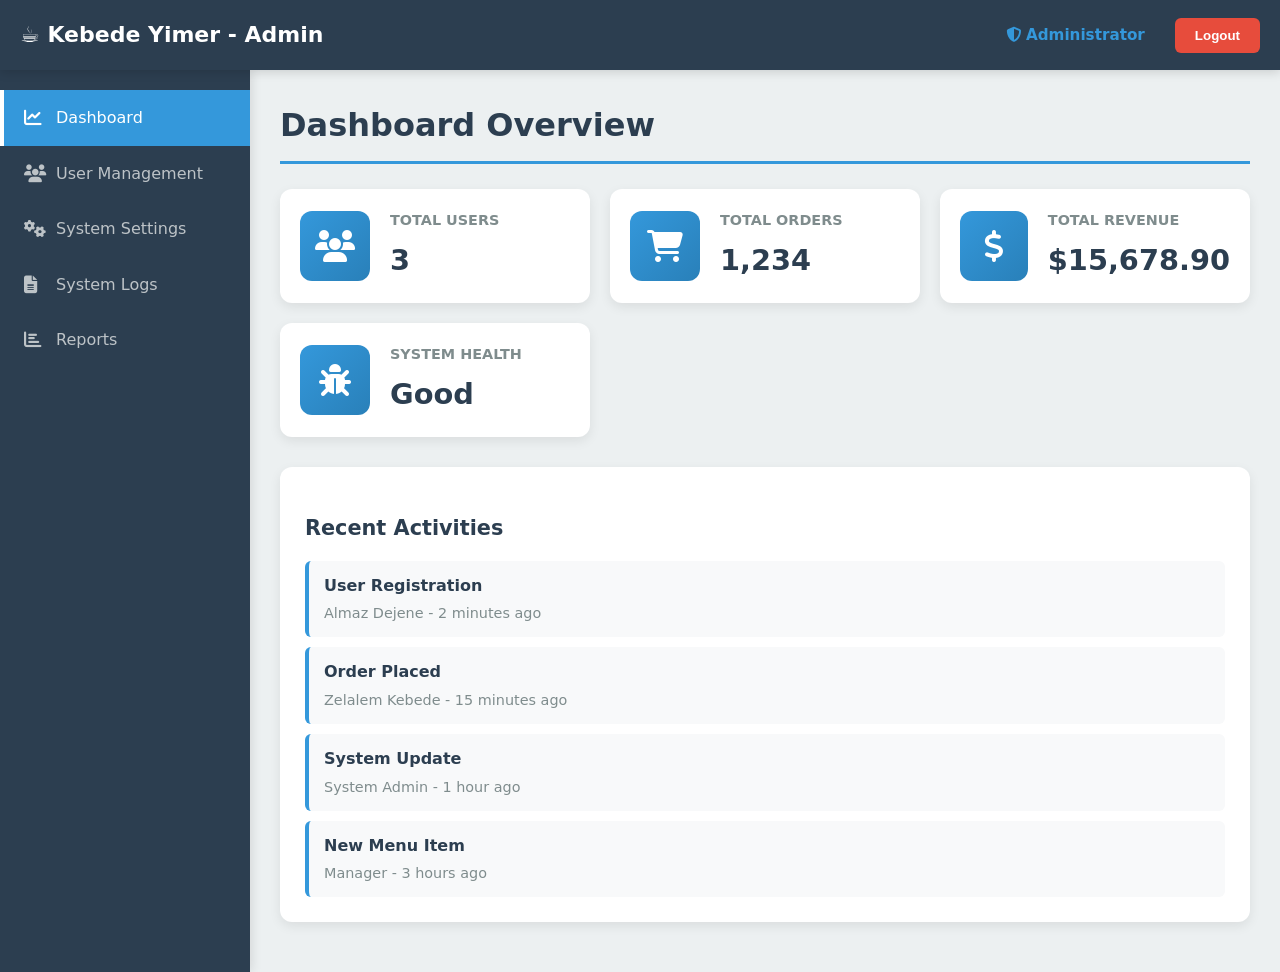
<file: DigitalCafe/frontend/admin.html>
<!DOCTYPE html>
<html lang="en">
<head>
    <meta charset="UTF-8">
    <meta name="viewport" content="width=device-width, initial-scale=1.0">
    <title>Admin Dashboard • Kebede Yimer Digital Café</title>
    <link rel="stylesheet" href="css/styles.css">
    <link rel="stylesheet" href="css/admin-manager.css">
    <link rel="stylesheet" href="https://cdnjs.cloudflare.com/ajax/libs/font-awesome/6.5.1/css/all.min.css">
</head>
<body>

    <!-- Admin Navbar -->
    <nav class="admin-navbar">
        <div class="admin-nav-container">
            <a href="index.html" class="logo">☕ Kebede Yimer - Admin</a>
            <div class="admin-nav-actions">
                <span class="admin-role"><i class="fas fa-shield-alt"></i> Administrator</span>
                <button onclick="logout()" class="logout-btn">Logout</button>
            </div>
        </div>
    </nav>

    <!-- Admin Layout -->
    <div class="admin-layout">
        <!-- Sidebar -->
        <aside class="admin-sidebar">
            <ul class="admin-menu">
                <li><a href="#" onclick="showAdminTab('dashboard')" class="admin-menu-item active" data-tab="dashboard"><i class="fas fa-chart-line"></i> Dashboard</a></li>
                <li><a href="#" onclick="showAdminTab('users')" class="admin-menu-item" data-tab="users"><i class="fas fa-users"></i> User Management</a></li>
                <li><a href="#" onclick="showAdminTab('system')" class="admin-menu-item" data-tab="system"><i class="fas fa-cogs"></i> System Settings</a></li>
                <li><a href="#" onclick="showAdminTab('logs')" class="admin-menu-item" data-tab="logs"><i class="fas fa-file-alt"></i> System Logs</a></li>
                <li><a href="#" onclick="showAdminTab('reports')" class="admin-menu-item" data-tab="reports"><i class="fas fa-bar-chart"></i> Reports</a></li>
            </ul>
        </aside>

        <!-- Main Content -->
        <main class="admin-main">

            <!-- Dashboard Tab -->
            <div id="dashboard" class="admin-tab active">
                <h2>Dashboard Overview</h2>
                <div class="stats-grid">
                    <div class="stat-card">
                        <div class="stat-icon"><i class="fas fa-users"></i></div>
                        <div class="stat-content">
                            <h4>Total Users</h4>
                            <p class="stat-number" id="total-users">0</p>
                        </div>
                    </div>
                    <div class="stat-card">
                        <div class="stat-icon"><i class="fas fa-shopping-cart"></i></div>
                        <div class="stat-content">
                            <h4>Total Orders</h4>
                            <p class="stat-number" id="total-orders">0</p>
                        </div>
                    </div>
                    <div class="stat-card">
                        <div class="stat-icon"><i class="fas fa-dollar-sign"></i></div>
                        <div class="stat-content">
                            <h4>Total Revenue</h4>
                            <p class="stat-number" id="total-revenue">$0.00</p>
                        </div>
                    </div>
                    <div class="stat-card">
                        <div class="stat-icon"><i class="fas fa-bug"></i></div>
                        <div class="stat-content">
                            <h4>System Health</h4>
                            <p class="stat-number" id="system-health">Good</p>
                        </div>
                    </div>
                </div>

                <div class="dashboard-section">
                    <h3>Recent Activities</h3>
                    <div id="recent-activities" class="activity-list">
                        <p>No recent activities</p>
                    </div>
                </div>
            </div>

            <!-- User Management Tab -->
            <div id="users" class="admin-tab">
                <h2>User Management</h2>
                
                <div class="management-controls">
                    <input type="text" id="user-search" placeholder="Search users by email or name..." class="search-box">
                    <button onclick="addNewUser()" class="action-btn"><i class="fas fa-user-plus"></i> Add User</button>
                </div>

                <table class="data-table">
                    <thead>
                        <tr>
                            <th>ID</th>
                            <th>Name</th>
                            <th>Email</th>
                            <th>Phone</th>
                            <th>Location</th>
                            <th>Role</th>
                            <th>Joined</th>
                            <th>Actions</th>
                        </tr>
                    </thead>
                    <tbody id="users-table-body">
                        <tr><td colspan="8" style="text-align:center;color:#999;">No users found</td></tr>
                    </tbody>
                </table>
            </div>

            <!-- System Settings Tab -->
            <div id="system" class="admin-tab">
                <h2>System Settings</h2>
                
                <form id="system-settings-form" class="settings-form">
                    <div class="settings-group">
                        <h3>General Settings</h3>
                        <div class="form-group">
                            <label>Café Name</label>
                            <input type="text" id="cafe-name" value="Kebede Yimer Digital Café" required>
                        </div>
                        <div class="form-group">
                            <label>Email</label>
                            <input type="email" id="cafe-email" value="info@kebedeyimer.com" required>
                        </div>
                        <div class="form-group">
                            <label>Phone</label>
                            <input type="tel" id="cafe-phone" value="+251912345678" required>
                        </div>
                    </div>

                    <div class="settings-group">
                        <h3>Operational Settings</h3>
                        <div class="form-group">
                            <label>Opening Time</label>
                            <input type="time" id="opening-time" value="06:00" required>
                        </div>
                        <div class="form-group">
                            <label>Closing Time</label>
                            <input type="time" id="closing-time" value="22:00" required>
                        </div>
                        <div class="form-group">
                            <label>
                                <input type="checkbox" id="maintenance-mode" checked> Maintenance Mode
                            </label>
                        </div>
                    </div>

                    <div class="settings-group">
                        <h3>Security Settings</h3>
                        <div class="form-group">
                            <label>Admin Email</label>
                            <input type="email" id="admin-email" value="admin@kebedeyimer.com" required>
                        </div>
                        <div class="form-group">
                            <label>
                                <input type="checkbox" id="two-factor-auth" checked> Enable Two-Factor Authentication
                            </label>
                        </div>
                    </div>

                    <button type="submit" class="action-btn" style="background:#27ae60;"><i class="fas fa-save"></i> Save Settings</button>
                </form>
            </div>

            <!-- System Logs Tab -->
            <div id="logs" class="admin-tab">
                <h2>System Logs</h2>
                
                <div class="management-controls">
                    <select id="log-filter" onchange="filterLogs()" class="filter-select">
                        <option value="all">All Logs</option>
                        <option value="error">Errors</option>
                        <option value="warning">Warnings</option>
                        <option value="info">Info</option>
                    </select>
                    <button onclick="clearLogs()" class="action-btn" style="background:#e74c3c;"><i class="fas fa-trash"></i> Clear Logs</button>
                </div>

                <div class="logs-container">
                    <div id="logs-list" class="logs-list">
                        <p>No logs available</p>
                    </div>
                </div>
            </div>

            <!-- Reports Tab -->
            <div id="reports" class="admin-tab">
                <h2>System Reports</h2>
                
                <div class="reports-grid">
                    <div class="report-card">
                        <h3><i class="fas fa-chart-pie"></i> User Distribution</h3>
                        <div id="user-report" class="report-content">
                            <p>Active Users: <strong id="active-users">0</strong></p>
                            <p>Inactive Users: <strong id="inactive-users">0</strong></p>
                            <p>Premium Users: <strong id="premium-users">0</strong></p>
                        </div>
                    </div>

                    <div class="report-card">
                        <h3><i class="fas fa-shopping-cart"></i> Order Statistics</h3>
                        <div id="order-report" class="report-content">
                            <p>Today's Orders: <strong id="today-orders">0</strong></p>
                            <p>This Week: <strong id="week-orders">0</strong></p>
                            <p>This Month: <strong id="month-orders">0</strong></p>
                        </div>
                    </div>

                    <div class="report-card">
                        <h3><i class="fas fa-server"></i> Server Status</h3>
                        <div id="server-report" class="report-content">
                            <p>Uptime: <strong id="uptime">99.9%</strong></p>
                            <p>CPU Usage: <strong id="cpu-usage">45%</strong></p>
                            <p>Memory: <strong id="memory-usage">62%</strong></p>
                        </div>
                    </div>

                    <div class="report-card">
                        <h3><i class="fas fa-network-wired"></i> API Status</h3>
                        <div id="api-report" class="report-content">
                            <p>API Response: <strong id="api-response">120ms</strong></p>
                            <p>Requests Today: <strong id="requests-today">5,234</strong></p>
                            <p>Error Rate: <strong id="error-rate">0.2%</strong></p>
                        </div>
                    </div>
                </div>

                <div class="export-section">
                    <button onclick="exportReport('pdf')" class="action-btn"><i class="fas fa-file-pdf"></i> Export as PDF</button>
                    <button onclick="exportReport('csv')" class="action-btn"><i class="fas fa-file-csv"></i> Export as CSV</button>
                </div>
            </div>

        </main>
    </div>

    <script src="js/admin.js"></script>
</body>
</html>
</file>
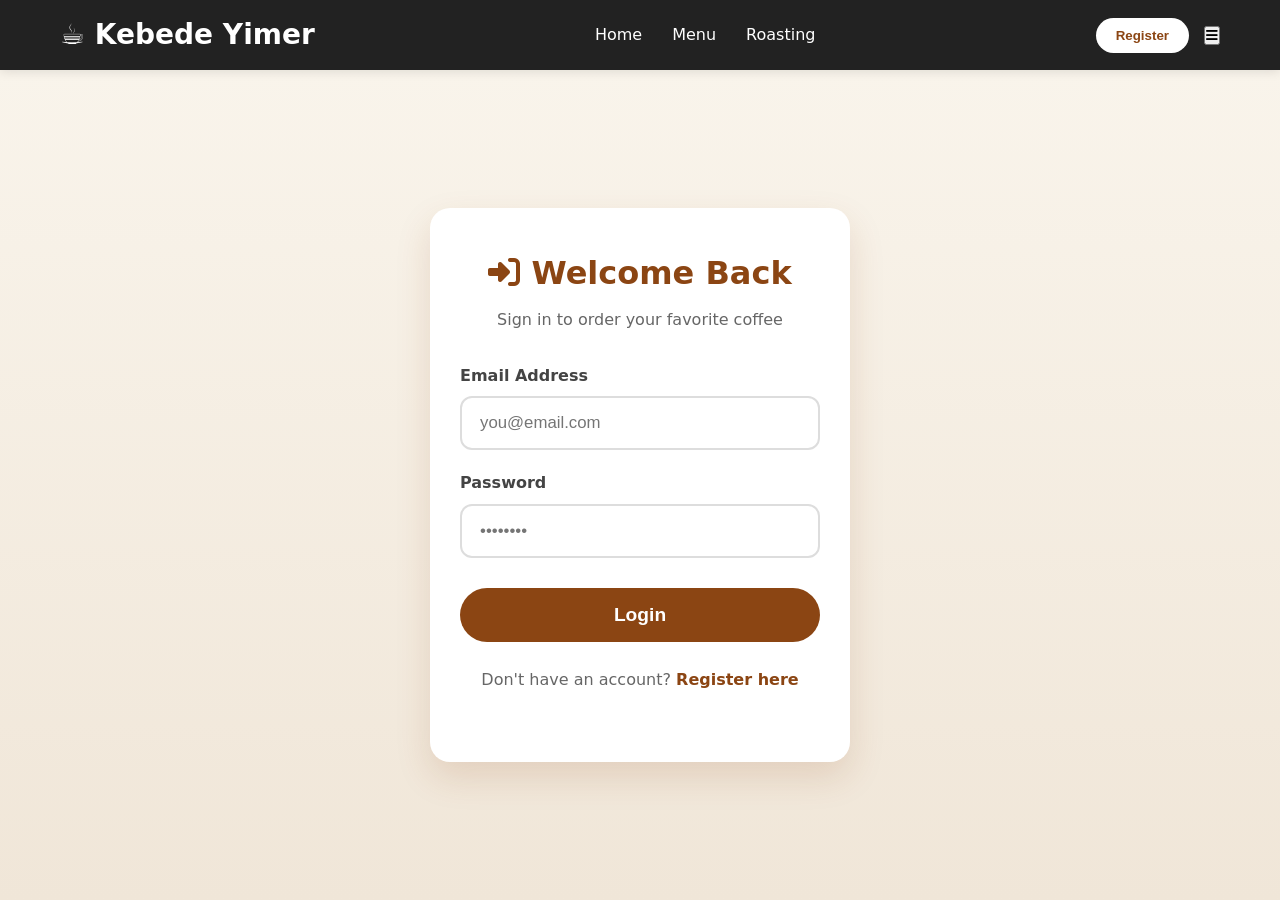
<file: DigitalCafe/frontend/login.html>
<!DOCTYPE html>
<html lang="en">
<head>
    <meta charset="UTF-8">
    <meta name="viewport" content="width=device-width, initial-scale=1.0">
    <title>Login • Kebede Yimer Digital Café</title>
    <link rel="stylesheet" href="css/styles.css">
    <link rel="stylesheet" href="https://cdnjs.cloudflare.com/ajax/libs/font-awesome/6.5.1/css/all.min.css">
</head>
<body>

    <!-- Navbar (same as index) -->
    <nav class="navbar">
        <div class="nav-container">
            <a href="index.html" class="logo">☕ Kebede Yimer</a>
            <ul class="nav-links">
                <li><a href="index.html">Home</a></li>
                <li><a href="index.html#menu">Menu</a></li>
                <li><a href="index.html#roasting">Roasting</a></li>
            </ul>
            <div class="nav-actions">
                <button onclick="location.href='register.html'" class="register-btn">Register</button>
                <button onclick="toggleMobileMenu()" class="hamburger"><i class="fas fa-bars"></i></button>
            </div>
        </div>
        <ul id="mobile-menu" class="mobile-menu">
            <li><a href="index.html" onclick="toggleMobileMenu()">Home</a></li>
            <li><a href="index.html#menu" onclick="toggleMobileMenu()">Menu</a></li>
            <li><a href="index.html#roasting" onclick="toggleMobileMenu()">Roasting</a></li>
        </ul>
    </nav>

    <!-- Login Form -->
    <section class="auth-section">
        <div class="auth-container">
            <div class="auth-box">
                <h2><i class="fas fa-sign-in-alt"></i> Welcome Back</h2>
                <p>Sign in to order your favorite coffee</p>

                <form id="login-form" onsubmit="handleLogin(event)">
                    <div id="login-error" class="form-error" aria-live="polite"></div>
                    <div class="form-group">
                        <label>Email Address</label>
                        <input type="email" id="login-email" placeholder="you@email.com" required>
                    </div>

                    <div class="form-group">
                        <label>Password</label>
                        <input type="password" id="login-password" placeholder="••••••••" required>
                    </div>

                    <button type="submit" class="auth-btn">Login</button>
                </form>

                <p class="auth-switch">
                    Don't have an account? 
                    <a href="register.html">Register here</a>
                </p>
            </div>
        </div>
    </section>

    <script>
        

        function showLoginError(message) {
            const errorBox = document.getElementById('login-error');
            errorBox.textContent = message;
            errorBox.style.display = 'block';
        }

        function clearLoginError() {
            const errorBox = document.getElementById('login-error');
            errorBox.textContent = '';
            errorBox.style.display = 'none';
        }

        function isValidEmail(email) {
            return /^[^\s@]+@[^\s@]+\.[^\s@]+$/.test(email);
        }

        async function handleLogin(e) {
            e.preventDefault();
            clearLoginError();

            const email = document.getElementById('login-email').value.trim();
            const password = document.getElementById('login-password').value;

            if (!isValidEmail(email)) {
                showLoginError('Please enter a valid email address.');
                document.getElementById('login-email').focus();
                return;
            }

            if (!password || password.length < 8) {
                showLoginError('Please enter a password with at least 8 characters.');
                document.getElementById('login-password').focus();
                return;
            }

            try {
                const response = await postJson('/api/login', { email, password });
                const result = await response.json();

                if (!response.ok) {
                    showLoginError(result.message || 'Unable to login.');
                    return;
                }

                localStorage.setItem('loggedInUser', email);
                alert(`✅ Login Successful!\n\nWelcome back!\nYou are now logged in as ${email}`);
                e.target.reset();

                setTimeout(() => {
                    window.location.href = 'index.html';
                }, 800);
            } catch (error) {
                showLoginError('Unable to connect to the server. Please try again later.');
            }
        }

        // Mobile menu
        function toggleMobileMenu() {
            const menu = document.getElementById('mobile-menu');
            menu.style.display = menu.style.display === 'flex' ? 'none' : 'flex';
        }
    </script>
</body>
</html>
</file>
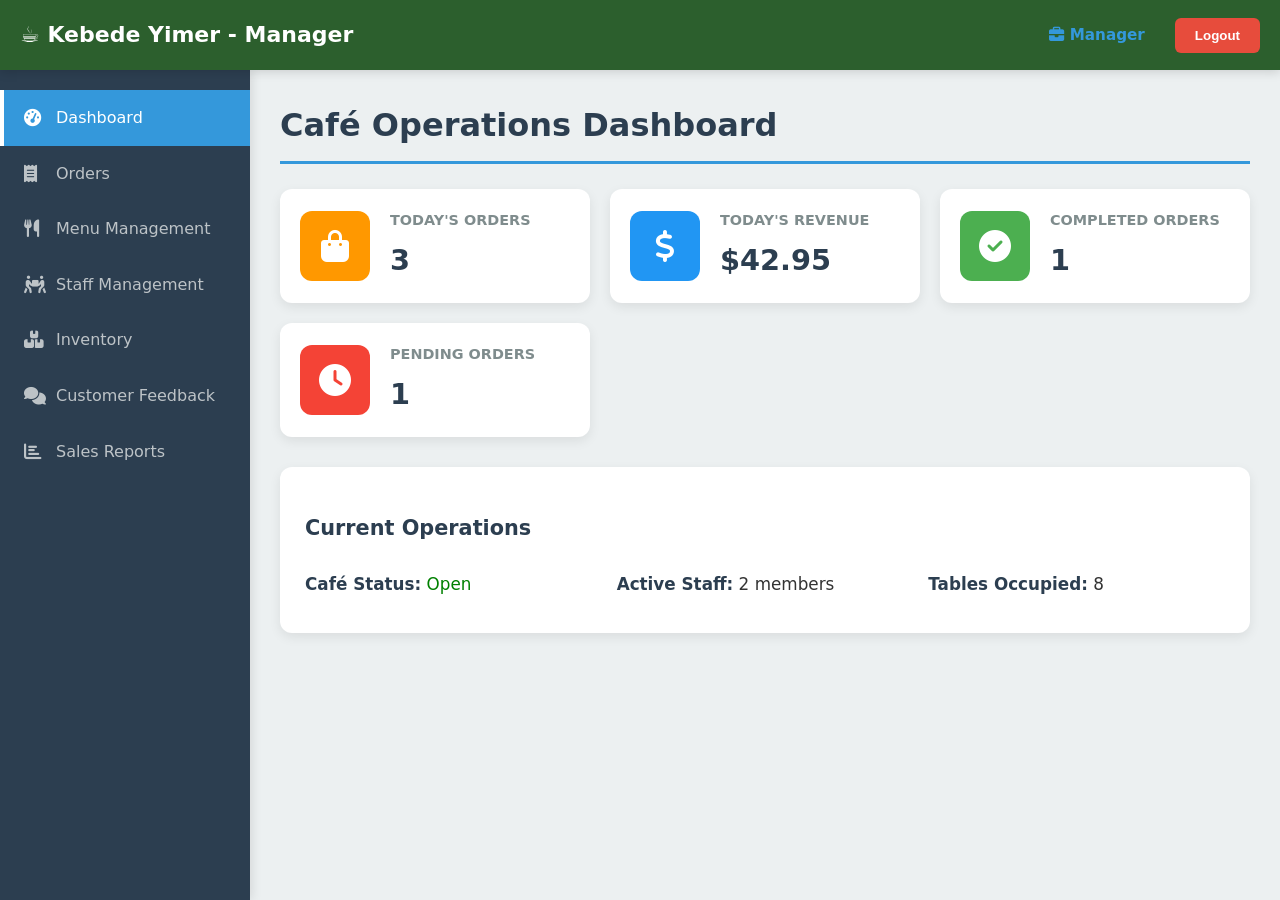
<file: DigitalCafe/frontend/manager.html>
<!DOCTYPE html>
<html lang="en">
<head>
    <meta charset="UTF-8">
    <meta name="viewport" content="width=device-width, initial-scale=1.0">
    <title>Manager Dashboard • Kebede Yimer Digital Café</title>
    <link rel="stylesheet" href="css/styles.css">
    <link rel="stylesheet" href="css/admin-manager.css">
    <link rel="stylesheet" href="https://cdnjs.cloudflare.com/ajax/libs/font-awesome/6.5.1/css/all.min.css">
</head>
<body>

    <!-- Manager Navbar -->
    <nav class="admin-navbar" style="background: #2c5f2d;">
        <div class="admin-nav-container">
            <a href="index.html" class="logo">☕ Kebede Yimer - Manager</a>
            <div class="admin-nav-actions">
                <span class="admin-role"><i class="fas fa-briefcase"></i> Manager</span>
                <button onclick="logout()" class="logout-btn">Logout</button>
            </div>
        </div>
    </nav>

    <!-- Manager Layout -->
    <div class="admin-layout">
        <!-- Sidebar -->
        <aside class="admin-sidebar">
            <ul class="admin-menu">
                <li><a href="#" onclick="showManagerTab('dashboard')" class="admin-menu-item active" data-tab="dashboard"><i class="fas fa-tachometer-alt"></i> Dashboard</a></li>
                <li><a href="#" onclick="showManagerTab('orders')" class="admin-menu-item" data-tab="orders"><i class="fas fa-receipt"></i> Orders</a></li>
                <li><a href="#" onclick="showManagerTab('menu')" class="admin-menu-item" data-tab="menu"><i class="fas fa-utensils"></i> Menu Management</a></li>
                <li><a href="#" onclick="showManagerTab('staff')" class="admin-menu-item" data-tab="staff"><i class="fas fa-people-carry"></i> Staff Management</a></li>
                <li><a href="#" onclick="showManagerTab('inventory')" class="admin-menu-item" data-tab="inventory"><i class="fas fa-boxes"></i> Inventory</a></li>
                <li><a href="#" onclick="showManagerTab('feedback')" class="admin-menu-item" data-tab="feedback"><i class="fas fa-comments"></i> Customer Feedback</a></li>
                <li><a href="#" onclick="showManagerTab('sales')" class="admin-menu-item" data-tab="sales"><i class="fas fa-chart-bar"></i> Sales Reports</a></li>
            </ul>
        </aside>

        <!-- Main Content -->
        <main class="admin-main">

            <!-- Dashboard Tab -->
            <div id="dashboard" class="admin-tab active">
                <h2>Café Operations Dashboard</h2>
                <div class="stats-grid">
                    <div class="stat-card">
                        <div class="stat-icon" style="background:#ff9800;"><i class="fas fa-shopping-bag"></i></div>
                        <div class="stat-content">
                            <h4>Today's Orders</h4>
                            <p class="stat-number" id="today-order-count">0</p>
                        </div>
                    </div>
                    <div class="stat-card">
                        <div class="stat-icon" style="background:#2196F3;"><i class="fas fa-dollar-sign"></i></div>
                        <div class="stat-content">
                            <h4>Today's Revenue</h4>
                            <p class="stat-number" id="today-revenue">$0.00</p>
                        </div>
                    </div>
                    <div class="stat-card">
                        <div class="stat-icon" style="background:#4CAF50;"><i class="fas fa-check-circle"></i></div>
                        <div class="stat-content">
                            <h4>Completed Orders</h4>
                            <p class="stat-number" id="completed-orders">0</p>
                        </div>
                    </div>
                    <div class="stat-card">
                        <div class="stat-icon" style="background:#f44336;"><i class="fas fa-clock"></i></div>
                        <div class="stat-content">
                            <h4>Pending Orders</h4>
                            <p class="stat-number" id="pending-orders">0</p>
                        </div>
                    </div>
                </div>

                <div class="dashboard-section">
                    <h3>Current Operations</h3>
                    <div class="operations-info">
                        <p><strong>Café Status:</strong> <span id="cafe-status" style="color:green;">Open</span></p>
                        <p><strong>Active Staff:</strong> <span id="active-staff">0</span> members</p>
                        <p><strong>Tables Occupied:</strong> <span id="tables-occupied">0</span></p>
                    </div>
                </div>
            </div>

            <!-- Orders Management Tab -->
            <div id="orders" class="admin-tab">
                <h2>Order Management</h2>
                
                <div class="management-controls">
                    <select id="order-status-filter" onchange="filterOrders()" class="filter-select">
                        <option value="all">All Orders</option>
                        <option value="pending">Pending</option>
                        <option value="preparing">Preparing</option>
                        <option value="ready">Ready</option>
                        <option value="completed">Completed</option>
                        <option value="cancelled">Cancelled</option>
                    </select>
                    <input type="text" id="order-search" placeholder="Search by order ID or customer..." class="search-box">
                </div>

                <table class="data-table">
                    <thead>
                        <tr>
                            <th>Order ID</th>
                            <th>Customer</th>
                            <th>Items</th>
                            <th>Total</th>
                            <th>Status</th>
                            <th>Time</th>
                            <th>Actions</th>
                        </tr>
                    </thead>
                    <tbody id="orders-table-body">
                        <tr><td colspan="7" style="text-align:center;color:#999;">No orders found</td></tr>
                    </tbody>
                </table>
            </div>

            <!-- Menu Management Tab -->
            <div id="menu" class="admin-tab">
                <h2>Menu Management</h2>
                
                <div class="management-controls">
                    <button onclick="addMenuItem()" class="action-btn"><i class="fas fa-plus"></i> Add Menu Item</button>
                    <input type="text" id="menu-search" placeholder="Search menu items..." class="search-box">
                </div>

                <div class="menu-grid" id="menu-management-grid">
                    <!-- Menu items will be loaded here -->
                </div>
            </div>

            <!-- Staff Management Tab -->
            <div id="staff" class="admin-tab">
                <h2>Staff Management</h2>
                
                <div class="management-controls">
                    <button onclick="addStaff()" class="action-btn"><i class="fas fa-user-plus"></i> Add Staff Member</button>
                    <input type="text" id="staff-search" placeholder="Search staff by name..." class="search-box">
                </div>

                <table class="data-table">
                    <thead>
                        <tr>
                            <th>Name</th>
                            <th>Position</th>
                            <th>Email</th>
                            <th>Phone</th>
                            <th>Shift</th>
                            <th>Status</th>
                            <th>Actions</th>
                        </tr>
                    </thead>
                    <tbody id="staff-table-body">
                        <tr><td colspan="7" style="text-align:center;color:#999;">No staff members found</td></tr>
                    </tbody>
                </table>
            </div>

            <!-- Inventory Tab -->
            <div id="inventory" class="admin-tab">
                <h2>Inventory Management</h2>
                
                <div class="management-controls">
                    <button onclick="addInventoryItem()" class="action-btn"><i class="fas fa-plus"></i> Add Item</button>
                    <button onclick="lowStockAlert()" class="action-btn" style="background:#f39c12;"><i class="fas fa-exclamation-triangle"></i> Low Stock Alert</button>
                </div>

                <table class="data-table">
                    <thead>
                        <tr>
                            <th>Item Name</th>
                            <th>Category</th>
                            <th>Quantity</th>
                            <th>Unit</th>
                            <th>Min Stock</th>
                            <th>Status</th>
                            <th>Last Updated</th>
                            <th>Actions</th>
                        </tr>
                    </thead>
                    <tbody id="inventory-table-body">
                        <tr><td colspan="8" style="text-align:center;color:#999;">No inventory items found</td></tr>
                    </tbody>
                </table>
            </div>

            <!-- Customer Feedback Tab -->
            <div id="feedback" class="admin-tab">
                <h2>Customer Feedback</h2>
                
                <div class="management-controls">
                    <select id="feedback-filter" onchange="filterFeedback()" class="filter-select">
                        <option value="all">All Feedback</option>
                        <option value="5-star">5 Star</option>
                        <option value="4-star">4 Star</option>
                        <option value="3-star">3 Star</option>
                        <option value="2-star">2 Star</option>
                        <option value="1-star">1 Star</option>
                    </select>
                </div>

                <div id="feedback-list" class="feedback-list">
                    <p>No feedback available</p>
                </div>
            </div>

            <!-- Sales Reports Tab -->
            <div id="sales" class="admin-tab">
                <h2>Sales Reports</h2>
                
                <div class="reports-grid">
                    <div class="report-card">
                        <h3><i class="fas fa-calendar"></i> Daily Sales</h3>
                        <div class="report-content">
                            <p>Total Sales: <strong id="daily-sales">$0.00</strong></p>
                            <p>Orders: <strong id="daily-orders">0</strong></p>
                            <p>Avg Order: <strong id="avg-order">$0.00</strong></p>
                        </div>
                    </div>

                    <div class="report-card">
                        <h3><i class="fas fa-chart-line"></i> Weekly Sales</h3>
                        <div class="report-content">
                            <p>Total Sales: <strong id="weekly-sales">$0.00</strong></p>
                            <p>Orders: <strong id="weekly-orders">0</strong></p>
                            <p>Peak Day: <strong id="peak-day">N/A</strong></p>
                        </div>
                    </div>

                    <div class="report-card">
                        <h3><i class="fas fa-chart-bar"></i> Monthly Sales</h3>
                        <div class="report-content">
                            <p>Total Sales: <strong id="monthly-sales">$0.00</strong></p>
                            <p>Orders: <strong id="monthly-orders">0</strong></p>
                            <p>Growth: <strong id="growth">+0%</strong></p>
                        </div>
                    </div>

                    <div class="report-card">
                        <h3><i class="fas fa-star"></i> Top Items</h3>
                        <div class="report-content">
                            <ol id="top-items-list">
                                <li>No sales data</li>
                            </ol>
                        </div>
                    </div>
                </div>

                <div class="export-section">
                    <button onclick="generateReport('daily')" class="action-btn"><i class="fas fa-file-excel"></i> Daily Report</button>
                    <button onclick="generateReport('weekly')" class="action-btn"><i class="fas fa-file-excel"></i> Weekly Report</button>
                    <button onclick="generateReport('monthly')" class="action-btn"><i class="fas fa-file-excel"></i> Monthly Report</button>
                </div>
            </div>

        </main>
    </div>

    <script src="js/manager.js"></script>
</body>
</html>
</file>
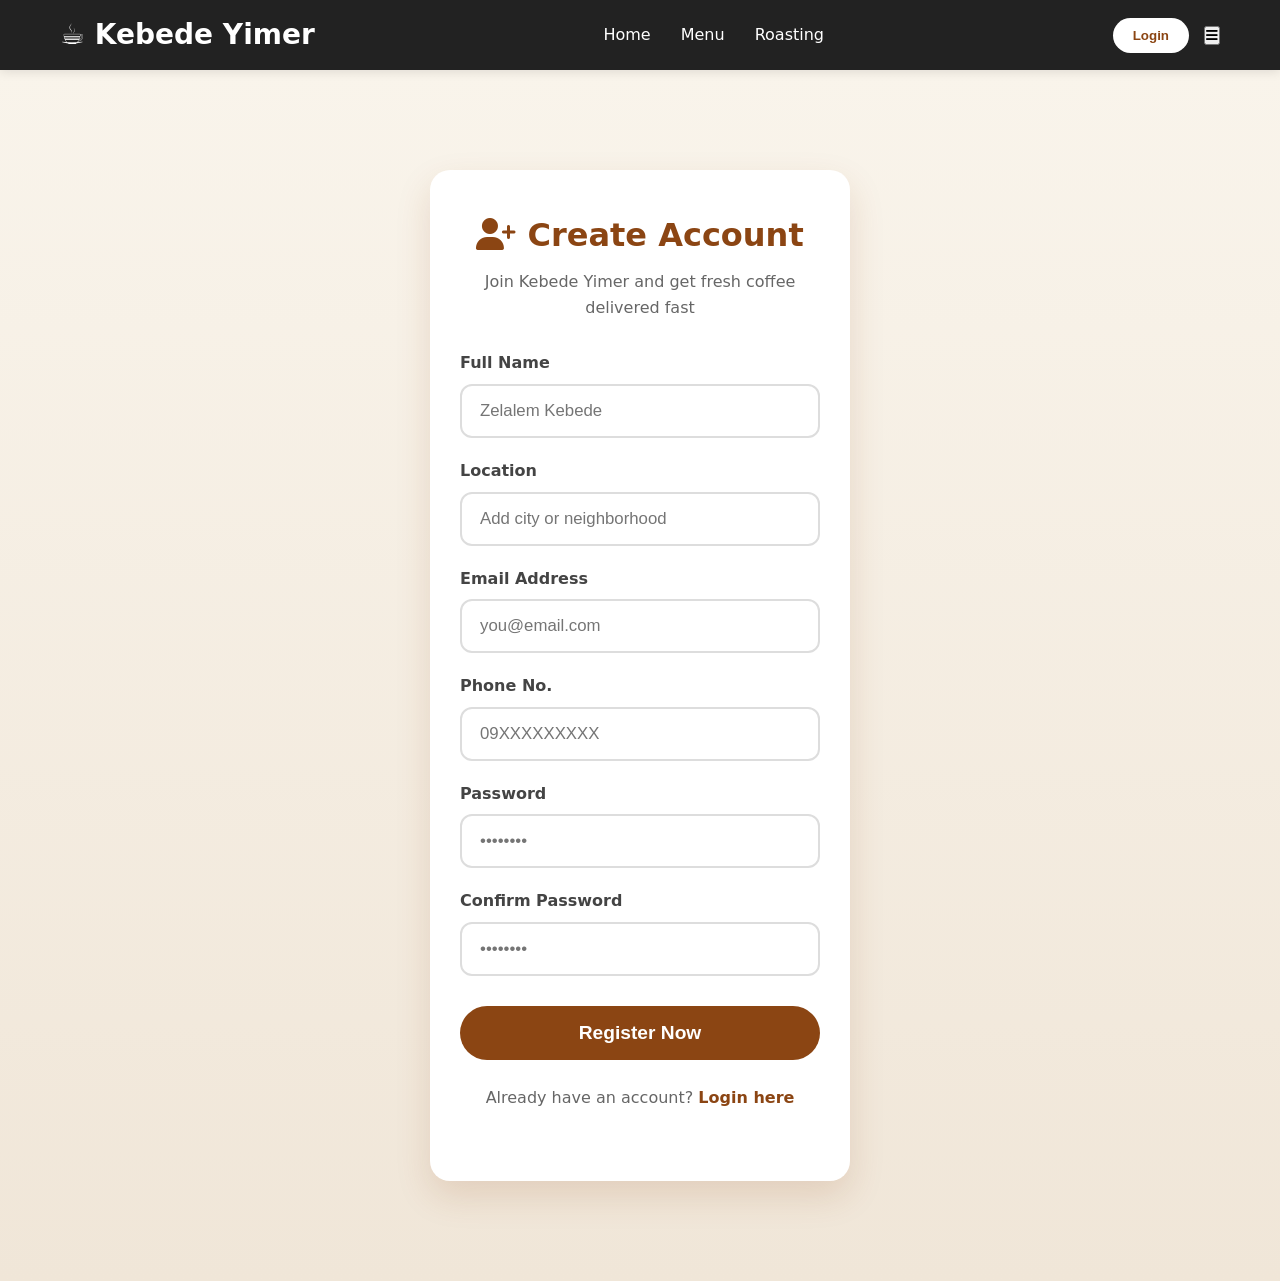
<file: DigitalCafe/frontend/register.html>
<!DOCTYPE html>
<html lang="en">
<head>
    <meta charset="UTF-8">
    <meta name="viewport" content="width=device-width, initial-scale=1.0">
    <title>Register • Kebede Yimer Digital Café</title>
    <link rel="stylesheet" href="css/styles.css">
    <link rel="stylesheet" href="https://cdnjs.cloudflare.com/ajax/libs/font-awesome/6.5.1/css/all.min.css">
</head>
<body>

    <!-- Navbar (same as index) -->
    <nav class="navbar">
        <div class="nav-container">
            <a href="index.html" class="logo">☕ Kebede Yimer</a>
            <ul class="nav-links">
                <li><a href="index.html">Home</a></li>
                <li><a href="index.html#menu">Menu</a></li>
                <li><a href="index.html#roasting">Roasting</a></li>
            </ul>
            <div class="nav-actions">
                <button onclick="location.href='login.html'" class="login-btn">Login</button>
                <button onclick="toggleMobileMenu()" class="hamburger"><i class="fas fa-bars"></i></button>
            </div>
        </div>
        <ul id="mobile-menu" class="mobile-menu">
            <li><a href="index.html" onclick="toggleMobileMenu()">Home</a></li>
            <li><a href="index.html#menu" onclick="toggleMobileMenu()">Menu</a></li>
            <li><a href="index.html#roasting" onclick="toggleMobileMenu()">Roasting</a></li>
        </ul>
    </nav>

    <!-- Register Form -->
    <section class="auth-section">
        <div class="auth-container">
            <div class="auth-box">
                <h2><i class="fas fa-user-plus"></i> Create Account</h2>
                <p>Join Kebede Yimer and get fresh coffee delivered fast</p>

                <form id="register-form" onsubmit="Backend/register.php">
                    <div id="register-error" class="form-error" aria-live="polite"></div>
                    <div class="form-group">
                        <label>Full Name</label>
                        <input type="text" id="name" placeholder="Zelalem Kebede" required>
                    </div>
                    
                   <div class="form-group">
                        <label>Location</label>
                        <input type="text" id="location" placeholder="Add city or neighborhood" required>
                    </div>
                    
                    <div class="form-group">
                        <label>Email Address</label>
                        <input type="email" id="email" placeholder="you@email.com" required>
                    </div>

                    
                    <div class="form-group">
                        <label>Phone No.</label>
                        <input type="tel" id="phone" placeholder="09XXXXXXXXX" pattern="\d{7,15}" required>
                    </div>

                    <div class="form-group">
                        <label>Password</label>
                        <input type="password" id="password" placeholder="••••••••" required>
                    </div>

                    <div class="form-group">
                        <label>Confirm Password</label>
                        <input type="password" id="confirm-password" placeholder="••••••••" required>
                    </div>

                    <button type="submit" class="auth-btn">Register Now</button>
                </form>

                <p class="auth-switch">
                    Already have an account? 
                    <a href="login.html">Login here</a>
                </p>
            </div>
        </div>
    </section>

    <script>

        function showRegisterError(message) {
            const errorBox = document.getElementById('register-error');
            errorBox.textContent = message;
            errorBox.style.display = 'block';
        }

        function clearRegisterError() {
            const errorBox = document.getElementById('register-error');
            errorBox.textContent = '';
            errorBox.style.display = 'none';
        }

        function isValidEmail(email) {
            return /^[^\s@]+@[^\s@]+\.[^\s@]+$/.test(email);
        }

        function isValidPhone(phone) {
            return /^\d{7,15}$/.test(phone);
        }

        function isStrongPassword(pass) {
            return /^(?=.*[a-z])(?=.*[A-Z])(?=.*\d).{8,}$/.test(pass);
        }

        async function handleRegister(e) {
            e.preventDefault();
            clearRegisterError();

            const name = document.getElementById('name').value.trim();
            const location = document.getElementById('location').value.trim();
            const email = document.getElementById('email').value.trim();
            const phone = document.getElementById('phone').value.trim();
            const pass = document.getElementById('password').value;
            const confirm = document.getElementById('confirm-password').value;

            if (!name || name.length < 3) {
                showRegisterError('Please enter your full name (at least 3 characters).');
                document.getElementById('name').focus();
                return;
            }

            if (!location || location.length < 2) {
                showRegisterError('Please enter your location.');
                document.getElementById('location').focus();
                return;
            }

            if (!isValidEmail(email)) {
                showRegisterError('Please enter a valid email address.');
                document.getElementById('email').focus();
                return;
            }

            if (!isValidPhone(phone)) {
                showRegisterError('Please enter a valid phone number using 7 to 15 digits.');
                document.getElementById('phone').focus();
                return;
            }

            if (!isStrongPassword(pass)) {
                showRegisterError('Password must be at least 8 characters and include uppercase, lowercase, and a number.');
                document.getElementById('password').focus();
                return;
            }

            if (pass !== confirm) {
                showRegisterError('Passwords do not match. Please confirm your password.');
                document.getElementById('confirm-password').focus();
                return;
            }

            try {
                const response = await postJson('/api/register', {
                    name,
                    location,
                    email,
                    phone,
                    password: pass,
                    confirmPassword: confirm
                });
                const result = await response.json();

                if (!response.ok) {
                    showRegisterError(result.message || 'Unable to register.');
                    return;
                }

                alert(`🎉 Registration Successful!\n\nWelcome, ${name}!\nYou can now login with ${email}`);
                e.target.reset();

                setTimeout(() => {
                    window.location.href = 'login.html';
                }, 800);
            } catch (error) {
                showRegisterError('Unable to connect to the server. Please try again later.');
            }
        }

        // Mobile menu (reuse from main)
        function toggleMobileMenu() {
            const menu = document.getElementById('mobile-menu');
            menu.style.display = menu.style.display === 'flex' ? 'none' : 'flex';
        }
    </script>
</body>
</html>
</file>
<file: DigitalCafe/frontend/css/admin-manager.css>
/* admin-manager.css - Admin and Manager Dashboard Styles */

:root {
    --coffee: #8B4513;
    --admin-primary: #2c3e50;
    --admin-secondary: #34495e;
    --accent-blue: #3498db;
    --success: #27ae60;
    --warning: #f39c12;
    --danger: #e74c3c;
    --light: #ecf0f1;
    --dark: #222;
}

/* Admin/Manager Navbar */
.admin-navbar {
    background: var(--admin-primary);
    padding: 0;
    position: sticky;
    top: 0;
    z-index: 1000;
    box-shadow: 0 2px 10px rgba(0, 0, 0, 0.15);
}

.admin-nav-container {
    max-width: 100%;
    margin: 0 auto;
    padding: 0 20px;
    display: flex;
    align-items: center;
    justify-content: space-between;
    height: 70px;
}

.admin-navbar .logo {
    color: white;
    font-size: 22px;
    font-weight: 700;
    text-decoration: none;
}

.admin-nav-actions {
    display: flex;
    align-items: center;
    gap: 30px;
}

.admin-role {
    color: var(--accent-blue);
    font-weight: 600;
    font-size: 0.95rem;
}

.logout-btn {
    background: var(--danger);
    color: white;
    border: none;
    padding: 10px 20px;
    border-radius: 6px;
    cursor: pointer;
    font-weight: 600;
    transition: all 0.3s;
}

.logout-btn:hover {
    background: #c0392b;
    transform: translateY(-2px);
}

/* Admin Layout */
.admin-layout {
    display: flex;
    min-height: calc(100vh - 70px);
    background: #ecf0f1;
}

/* Sidebar */
.admin-sidebar {
    width: 250px;
    background: var(--admin-primary);
    color: white;
    padding: 20px 0;
    box-shadow: 2px 0 10px rgba(0, 0, 0, 0.1);
    overflow-y: auto;
}

.admin-menu {
    list-style: none;
    padding: 0;
}

.admin-menu-item {
    display: flex;
    align-items: center;
    gap: 12px;
    padding: 15px 20px;
    color: #bdc3c7;
    text-decoration: none;
    transition: all 0.3s;
    border-left: 4px solid transparent;
}

.admin-menu-item:hover {
    background: var(--admin-secondary);
    color: white;
    border-left-color: var(--accent-blue);
}

.admin-menu-item.active {
    background: var(--accent-blue);
    color: white;
    border-left-color: white;
}

.admin-menu-item i {
    font-size: 1.1rem;
    width: 20px;
}

/* Main Content */
.admin-main {
    flex: 1;
    padding: 30px;
    overflow-y: auto;
}

.admin-tab {
    display: none;
    animation: fadeIn 0.3s ease;
}

.admin-tab.active {
    display: block;
}

@keyframes fadeIn {
    from {
        opacity: 0;
        transform: translateY(10px);
    }
    to {
        opacity: 1;
        transform: translateY(0);
    }
}

.admin-tab h2 {
    color: var(--admin-primary);
    margin-bottom: 25px;
    font-size: 2rem;
    border-bottom: 3px solid var(--accent-blue);
    padding-bottom: 10px;
}

.admin-tab h3 {
    color: var(--admin-primary);
    margin-top: 20px;
    margin-bottom: 15px;
    font-size: 1.3rem;
}

/* Stats Grid */
.stats-grid {
    display: grid;
    grid-template-columns: repeat(auto-fit, minmax(250px, 1fr));
    gap: 20px;
    margin-bottom: 30px;
}

.stat-card {
    background: white;
    border-radius: 12px;
    padding: 20px;
    display: flex;
    align-items: center;
    gap: 20px;
    box-shadow: 0 4px 12px rgba(0, 0, 0, 0.08);
    transition: all 0.3s;
}

.stat-card:hover {
    transform: translateY(-5px);
    box-shadow: 0 8px 20px rgba(0, 0, 0, 0.12);
}

.stat-icon {
    width: 70px;
    height: 70px;
    background: linear-gradient(135deg, var(--accent-blue), #2980b9);
    color: white;
    border-radius: 12px;
    display: flex;
    align-items: center;
    justify-content: center;
    font-size: 2rem;
}

.stat-content h4 {
    margin: 0;
    color: #7f8c8d;
    font-size: 0.9rem;
    text-transform: uppercase;
}

.stat-number {
    margin: 5px 0 0 0;
    font-size: 1.8rem;
    font-weight: 700;
    color: var(--admin-primary);
}

/* Dashboard Sections */
.dashboard-section {
    background: white;
    border-radius: 12px;
    padding: 25px;
    margin-bottom: 20px;
    box-shadow: 0 4px 12px rgba(0, 0, 0, 0.08);
}

.operations-info {
    display: grid;
    grid-template-columns: repeat(auto-fit, minmax(200px, 1fr));
    gap: 15px;
}

.operations-info p {
    margin: 10px 0;
    font-size: 1.05rem;
}

.operations-info strong {
    color: var(--admin-primary);
}

/* Activity List */
.activity-list {
    display: flex;
    flex-direction: column;
    gap: 10px;
}

.activity-item {
    background: #f8f9fa;
    padding: 12px 15px;
    border-left: 4px solid var(--accent-blue);
    border-radius: 6px;
}

.activity-action {
    font-weight: 600;
    color: var(--admin-primary);
}

.activity-details {
    font-size: 0.9rem;
    color: #7f8c8d;
    margin-top: 4px;
}

/* Management Controls */
.management-controls {
    display: flex;
    gap: 15px;
    margin-bottom: 20px;
    flex-wrap: wrap;
}

.search-box {
    flex: 1;
    min-width: 250px;
    padding: 12px 15px;
    border: 2px solid #ecf0f1;
    border-radius: 8px;
    font-size: 1rem;
    transition: border 0.3s;
}

.search-box:focus {
    outline: none;
    border-color: var(--accent-blue);
}

.filter-select {
    padding: 12px 15px;
    border: 2px solid #ecf0f1;
    border-radius: 8px;
    background: white;
    font-size: 1rem;
    cursor: pointer;
    transition: border 0.3s;
}

.filter-select:focus {
    outline: none;
    border-color: var(--accent-blue);
}

.action-btn {
    background: var(--accent-blue);
    color: white;
    border: none;
    padding: 12px 20px;
    border-radius: 8px;
    font-weight: 600;
    cursor: pointer;
    transition: all 0.3s;
    display: flex;
    align-items: center;
    gap: 8px;
}

.action-btn:hover {
    background: #2980b9;
    transform: translateY(-2px);
    box-shadow: 0 4px 12px rgba(52, 152, 219, 0.3);
}

/* Data Tables */
.data-table {
    width: 100%;
    border-collapse: collapse;
    background: white;
    border-radius: 12px;
    overflow: hidden;
    box-shadow: 0 4px 12px rgba(0, 0, 0, 0.08);
}

.data-table thead {
    background: var(--admin-primary);
    color: white;
}

.data-table th {
    padding: 15px;
    text-align: left;
    font-weight: 600;
    text-transform: uppercase;
    font-size: 0.85rem;
}

.data-table td {
    padding: 15px;
    border-bottom: 1px solid #ecf0f1;
}

.data-table tbody tr:hover {
    background: #f8f9fa;
}

.role-badge,
.status-badge {
    display: inline-block;
    padding: 6px 12px;
    border-radius: 20px;
    font-size: 0.85rem;
    font-weight: 600;
    color: white;
}

.role-badge {
    background: var(--accent-blue);
}

.status-badge {
    text-transform: capitalize;
}

.action-icon {
    background: none;
    border: none;
    color: var(--accent-blue);
    cursor: pointer;
    font-size: 1.1rem;
    margin: 0 5px;
    transition: all 0.3s;
}

.action-icon:hover {
    color: #2980b9;
    transform: scale(1.15);
}

.action-icon.delete:hover {
    color: var(--danger);
}

/* Settings Form */
.settings-form {
    background: white;
    border-radius: 12px;
    padding: 25px;
    box-shadow: 0 4px 12px rgba(0, 0, 0, 0.08);
}

.settings-group {
    margin-bottom: 30px;
    padding-bottom: 20px;
    border-bottom: 2px solid #ecf0f1;
}

.settings-group:last-child {
    border-bottom: none;
}

.settings-group h3 {
    color: var(--admin-primary);
    margin-top: 0;
}

.form-group {
    margin-bottom: 15px;
}

.form-group label {
    display: block;
    margin-bottom: 8px;
    font-weight: 600;
    color: var(--admin-primary);
}

.form-group input[type="text"],
.form-group input[type="email"],
.form-group input[type="tel"],
.form-group input[type="time"] {
    width: 100%;
    padding: 12px 15px;
    border: 2px solid #ecf0f1;
    border-radius: 8px;
    font-size: 1rem;
    transition: border 0.3s;
}

.form-group input:focus {
    outline: none;
    border-color: var(--accent-blue);
}

.form-group input[type="checkbox"] {
    margin-right: 8px;
    cursor: pointer;
}

/* System Logs */
.logs-container {
    background: white;
    border-radius: 12px;
    padding: 20px;
    box-shadow: 0 4px 12px rgba(0, 0, 0, 0.08);
    max-height: 500px;
    overflow-y: auto;
}

.logs-list {
    display: flex;
    flex-direction: column;
    gap: 10px;
}

.log-entry {
    display: flex;
    align-items: center;
    gap: 15px;
    padding: 12px 15px;
    border-radius: 8px;
    font-size: 0.95rem;
    background: #f8f9fa;
}

.log-type {
    font-weight: 600;
    min-width: 80px;
    text-transform: uppercase;
    font-size: 0.8rem;
}

.log-info {
    color: var(--accent-blue);
}

.log-warning {
    color: var(--warning);
}

.log-error {
    color: var(--danger);
}

.log-message {
    flex: 1;
    color: #555;
}

.log-time {
    color: #999;
    font-size: 0.85rem;
    min-width: 120px;
    text-align: right;
}

/* Reports Grid */
.reports-grid {
    display: grid;
    grid-template-columns: repeat(auto-fit, minmax(280px, 1fr));
    gap: 20px;
    margin-bottom: 30px;
}

.report-card {
    background: white;
    border-radius: 12px;
    padding: 20px;
    box-shadow: 0 4px 12px rgba(0, 0, 0, 0.08);
}

.report-card h3 {
    color: var(--admin-primary);
    margin-top: 0;
    display: flex;
    align-items: center;
    gap: 10px;
}

.report-content {
    margin-top: 15px;
}

.report-content p {
    margin: 10px 0;
    display: flex;
    justify-content: space-between;
    font-size: 0.95rem;
}

.report-content strong {
    color: var(--admin-primary);
    font-size: 1.1rem;
}

/* Menu Management Cards */
.menu-grid {
    display: grid;
    grid-template-columns: repeat(auto-fill, minmax(280px, 1fr));
    gap: 20px;
}

.menu-mgmt-card {
    background: white;
    border-radius: 12px;
    overflow: hidden;
    box-shadow: 0 4px 12px rgba(0, 0, 0, 0.08);
    transition: all 0.3s;
}

.menu-mgmt-card:hover {
    transform: translateY(-5px);
    box-shadow: 0 8px 20px rgba(0, 0, 0, 0.12);
}

.menu-mgmt-header {
    background: linear-gradient(135deg, var(--admin-primary), var(--admin-secondary));
    color: white;
    padding: 15px;
    display: flex;
    justify-content: space-between;
    align-items: center;
}

.menu-mgmt-header h4 {
    margin: 0;
}

.menu-status {
    padding: 4px 12px;
    border-radius: 20px;
    font-size: 0.75rem;
    font-weight: 600;
    color: white;
}

.menu-mgmt-body {
    padding: 15px;
}

.menu-mgmt-body p {
    margin: 8px 0;
    font-size: 0.95rem;
    color: #555;
}

.menu-mgmt-body strong {
    color: var(--admin-primary);
}

.menu-mgmt-actions {
    padding: 10px 15px;
    background: #f8f9fa;
    display: flex;
    gap: 10px;
    justify-content: center;
}

.menu-mgmt-actions button {
    flex: 1;
    padding: 8px 12px;
    border: 1px solid #ddd;
    border-radius: 6px;
    background: white;
    cursor: pointer;
    transition: all 0.3s;
    font-size: 0.85rem;
}

.menu-mgmt-actions button:hover {
    background: var(--accent-blue);
    color: white;
    border-color: var(--accent-blue);
}

/* Feedback List */
.feedback-list {
    display: flex;
    flex-direction: column;
    gap: 15px;
}

.feedback-item {
    background: white;
    border-radius: 12px;
    padding: 20px;
    box-shadow: 0 4px 12px rgba(0, 0, 0, 0.08);
    border-left: 4px solid var(--accent-blue);
}

.feedback-header {
    display: flex;
    justify-content: space-between;
    align-items: center;
    margin-bottom: 10px;
}

.feedback-header strong {
    color: var(--admin-primary);
    font-size: 1.05rem;
}

.feedback-rating {
    color: var(--warning);
    font-weight: 600;
}

.feedback-comment {
    color: #555;
    margin: 10px 0;
    font-size: 0.95rem;
    line-height: 1.5;
}

.feedback-date {
    color: #999;
    font-size: 0.85rem;
}

/* Export Section */
.export-section {
    display: flex;
    gap: 15px;
    margin-top: 25px;
    flex-wrap: wrap;
}

.export-section button {
    padding: 12px 20px;
    background: var(--success);
}

.export-section button:hover {
    background: #229954;
}

/* Responsive */
@media (max-width: 768px) {
    .admin-layout {
        flex-direction: column;
    }

    .admin-sidebar {
        width: 100%;
        display: flex;
        overflow-x: auto;
    }

    .admin-menu {
        display: flex;
        flex-wrap: nowrap;
    }

    .admin-menu-item {
        white-space: nowrap;
        padding: 12px 15px;
    }

    .admin-main {
        padding: 20px;
    }

    .stats-grid {
        grid-template-columns: repeat(2, 1fr);
        gap: 15px;
    }

    .management-controls {
        flex-direction: column;
    }

    .search-box {
        min-width: 100%;
    }

    .data-table {
        font-size: 0.9rem;
    }

    .data-table th,
    .data-table td {
        padding: 10px;
    }

    .menu-grid {
        grid-template-columns: 1fr;
    }

    .reports-grid {
        grid-template-columns: 1fr;
    }
}
</file>
<file: DigitalCafe/frontend/css/styles.css>
/* css/style.css - Pure Vanilla CSS (No Bootstrap) */
:root {
    --coffee: #8B4513;
    --light: #f8f1e3;
    --dark: #222;
}

* {
    margin: 0;
    padding: 0;
    box-sizing: border-box;
}

body {
    font-family: system-ui, -apple-system, BlinkMacSystemFont, 'Segoe UI', Roboto, sans-serif;
    line-height: 1.6;
    color: #333;
}

/* Navbar */
.navbar {
    background-color: var(--dark);
    position: sticky;
    top: 0;
    z-index: 1000;
    box-shadow: 0 2px 10px rgba(0, 0, 0, 0.1);
}

.nav-container {
    max-width: 1200px;
    margin: 0 auto;
    padding: 0 20px;
    display: flex;
    align-items: center;
    justify-content: space-between;
    height: 70px;
}

.logo {
    color: white;
    font-size: 28px;
    font-weight: 700;
    text-decoration: none;
}

.nav-links {
    display: flex;
    list-style: none;
    gap: 30px;
}

.nav-links a {
    color: white;
    text-decoration: none;
    font-weight: 500;
    transition: color 0.3s;
}

.nav-links a:hover {
    color: var(--coffee);
}

.nav-actions {
    display: flex;
    align-items: center;
    gap: 15px;
}

.cart-btn {
    background: none;
    border: none;
    color: white;
    font-size: 24px;
    cursor: pointer;
    position: relative;
}

.cart-count {
    position: absolute;
    top: -6px;
    right: -6px;
    background: #e74c3c;
    color: white;
    font-size: 12px;
    width: 20px;
    height: 20px;
    border-radius: 50%;
    display: flex;
    align-items: center;
    justify-content: center;
    font-weight: bold;
}

.login-btn {
    background: white;
    color: var(--coffee);
    border: none;
    padding: 10px 20px;
    border-radius: 50px;
    font-weight: 600;
    cursor: pointer;
    transition: all 0.3s;
}

.login-btn:hover {
    background: var(--coffee);
    color: white;
}
.register-btn {
    background: white;
    color: var(--coffee);
    border: none;
    padding: 10px 20px;
    border-radius: 50px;
    font-weight: 600;
    cursor: pointer;
    transition: all 0.3s;
}

.register-btn:hover {
    background: var(--coffee);
    color: white;
}

.admin-dropdown {
    position: relative;
}

.admin-access-btn {
    background: rgba(255, 255, 255, 0.2);
    color: white;
    border: 1px solid rgba(255, 255, 255, 0.4);
    padding: 10px 15px;
    border-radius: 6px;
    font-weight: 600;
    cursor: pointer;
    transition: all 0.3s;
    display: flex;
    align-items: center;
    gap: 6px;
    font-size: 0.9rem;
}

.admin-access-btn:hover {
    background: rgba(255, 255, 255, 0.3);
    border-color: rgba(255, 255, 255, 0.6);
}

.admin-menu-dropdown {
    position: absolute;
    top: 100%;
    right: 0;
    background: white;
    border: 2px solid var(--coffee);
    border-radius: 8px;
    box-shadow: 0 8px 24px rgba(0, 0, 0, 0.15);
    min-width: 220px;
    display: none;
    z-index: 999;
    margin-top: 8px;
    overflow: hidden;
}

.admin-menu-dropdown.active {
    display: block;
}

.admin-menu-dropdown a {
    display: flex;
    align-items: center;
    gap: 10px;
    padding: 14px 18px;
    color: var(--coffee);
    text-decoration: none;
    font-weight: 600;
    transition: all 0.3s;
    border-bottom: 1px solid #ecf0f1;
}

.admin-menu-dropdown a:last-child {
    border-bottom: none;
}

.admin-menu-dropdown a:hover {
    background: #f8f1e3;
    padding-left: 22px;
}

.admin-menu-dropdown a i {
    width: 18px;
    text-align: center;
}

.login-btn {
    background: white;
    color: var(--coffee);
    border: none;
    padding: 10px 20px;
    border-radius: 50px;
    font-weight: 600;
    cursor: pointer;
    transition: all 0.3s;
}

.login-btn:hover {
    background: var(--coffee);
    color: white;
}

/* Mobile Menu */
.mobile-menu {
    display: none;
    list-style: none;
    background: var(--dark);
    padding: 20px;
    flex-direction: column;
    gap: 15px;
    box-shadow: 0 5px 10px rgba(0, 0, 0, 0.2);
}

.mobile-menu a {
    color: white;
    text-decoration: none;
    font-size: 18px;
}

/* Hero */
.hero {
    background: linear-gradient(rgba(0,0,0,0.65), rgba(0,0,0,0.65)), 
                url('https://picsum.photos/id/1016/1920/1080') center/cover no-repeat;
    min-height: 70vh;
    display: flex;
    align-items: center;
    text-align: center;
    color: white;
}

.hero-content {
    max-width: 800px;
    margin: 0 auto;
    padding: 0 20px;
}

.hero h1 {
    font-size: clamp(2.5rem, 5vw, 4rem);
    margin-bottom: 15px;
}

.hero p {
    font-size: 1.4rem;
    margin-bottom: 30px;
}

.hero-btn {
    display: inline-block;
    background: white;
    color: var(--coffee);
    padding: 15px 40px;
    border-radius: 50px;
    font-size: 1.3rem;
    font-weight: 600;
    text-decoration: none;
    transition: all 0.3s;
}

.hero-btn:hover {
    transform: scale(1.05);
    background: var(--coffee);
    color: white;
}

/* Menu Section */
.menu-section {
    padding: 80px 20px;
    background: #f9f4eb;
}

.container {
    max-width: 1200px;
    margin: 0 auto;
}

.section-title {
    text-align: center;
    font-size: 2.5rem;
    margin-bottom: 40px;
    color: var(--coffee);
}

/* Filters */
.filters {
    max-width: 900px;
    margin: 0 auto 40px;
    display: flex;
    flex-wrap: wrap;
    gap: 15px;
    align-items: center;
    justify-content: center;
}

#search-input {
    flex: 1;
    min-width: 280px;
    padding: 15px 20px;
    font-size: 1.1rem;
    border: 2px solid #ddd;
    border-radius: 50px;
    outline: none;
}

#search-input:focus {
    border-color: var(--coffee);
}

/* Category Buttons */
.category-buttons {
    display: flex;
    flex-wrap: wrap;
    gap: 10px;
    justify-content: center;
}

.category-btn {
    padding: 10px 22px;
    border: 2px solid var(--coffee);
    background: white;
    color: var(--coffee);
    border-radius: 50px;
    font-weight: 600;
    cursor: pointer;
    transition: all 0.3s;
}

.category-btn.active,
.category-btn:hover {
    background: var(--coffee);
    color: white;
}

/* Menu Grid */
.menu-grid {
    display: grid;
    grid-template-columns: repeat(auto-fit, minmax(280px, 1fr));
    gap: 25px;
}

.card {
    background: white;
    border-radius: 16px;
    overflow: hidden;
    box-shadow: 0 5px 20px rgba(139, 69, 19, 0.1);
    transition: all 0.4s ease;
}

.card:hover {
    transform: translateY(-10px);
    box-shadow: 0 15px 30px rgba(139, 69, 19, 0.2);
}

.card img {
    width: 100%;
    height: 200px;
    object-fit: cover;
}

.card-body {
    padding: 20px;
}

.card-body h5 {
    font-size: 1.3rem;
    margin-bottom: 8px;
    color: var(--dark);
}

.card-body p {
    color: #666;
    margin-bottom: 20px;
    font-size: 0.95rem;
}

.card-footer {
    display: flex;
    justify-content: space-between;
    align-items: center;
}

.card-footer h5 {
    color: var(--coffee);
    font-size: 1.4rem;
}

.add-btn {
    background: var(--coffee);
    color: white;
    border: none;
    padding: 10px 20px;
    border-radius: 50px;
    cursor: pointer;
    font-weight: 600;
    display: flex;
    align-items: center;
    gap: 6px;
}

/* Cart Sidebar */
.cart-sidebar {
    position: fixed;
    top: 0;
    right: -450px;
    width: 420px;
    height: 100vh;
    background: white;
    box-shadow: -10px 0 30px rgba(0, 0, 0, 0.2);
    transition: right 0.4s cubic-bezier(0.32, 0.72, 0, 1);
    z-index: 2000;
    display: flex;
    flex-direction: column;
}

.cart-sidebar.open {
    right: 0;
}

.cart-header {
    padding: 20px;
    border-bottom: 1px solid #eee;
    display: flex;
    justify-content: space-between;
    align-items: center;
    background: var(--coffee);
    color: white;
}

.close-btn {
    background: none;
    border: none;
    color: white;
    font-size: 28px;
    cursor: pointer;
}

.cart-items {
    flex: 1;
    overflow-y: auto;
    padding: 20px;
}

.cart-item {
    display: flex;
    gap: 15px;
    margin-bottom: 25px;
    padding-bottom: 20px;
    border-bottom: 1px solid #eee;
}

.cart-item img {
    width: 70px;
    height: 70px;
    object-fit: cover;
    border-radius: 10px;
}

.cart-footer {
    padding: 20px;
    border-top: 1px solid #eee;
    background: #f9f9f9;
}

.order-type {
    padding: 20px;
    border-top: 1px solid #eee;
    background: #fff8f0;
    color: #5f3d0f;
}

.order-type p {
    margin: 0 0 10px;
    font-weight: 700;
}

.order-option {
    display: flex;
    align-items: center;
    gap: 10px;
    margin-bottom: 10px;
    font-size: 0.95rem;
    cursor: pointer;
}

.order-option input {
    width: 16px;
    height: 16px;
    accent-color: var(--coffee);
}

.total-row {
    display: flex;
    justify-content: space-between;
    font-size: 1.4rem;
    margin-bottom: 20px;
}

.order-btn {
    width: 100%;
    background: #27ae60;
    color: white;
    border: none;
    padding: 18px;
    font-size: 1.3rem;
    font-weight: 700;
    border-radius: 50px;
    cursor: pointer;
}

/* Overlay */
.cart-overlay {
    position: fixed;
    top: 0;
    left: 0;
    width: 100%;
    height: 100%;
    background: rgba(0, 0, 0, 0.6);
    opacity: 0;
    pointer-events: none;
    transition: all 0.3s;
    z-index: 1999;
}

.cart-overlay.show {
    opacity: 1;
    pointer-events: auto;
}

/* Footer */
.footer {
    background: var(--dark);
    color: white;
    text-align: center;
    padding: 25px;
    margin-top: 50px;
}

/* Responsive */
@media (max-width: 768px) {
    .hamburger {
        display: block;
    }
    
    .nav-links {
        display: none;
    }
    
    .mobile-menu {
        display: flex;
    }

    .admin-access-btn {
        display: none;
    }

    .admin-menu-dropdown {
        display: none !important;
    }
    
    .menu-grid {
        grid-template-columns: repeat(auto-fit, minmax(250px, 1fr));
    }
    
    .cart-sidebar {
        width: 100%;
        max-width: 100%;
    }
}
/* ==================== ROASTING PROCESS SECTION ==================== */
.roasting-section {
    padding: 80px 20px;
    background: linear-gradient(#f9f4eb, #f0e6d8);
}

.section-subtitle {
    text-align: center;
    max-width: 700px;
    margin: 0 auto 50px;
    font-size: 1.2rem;
    color: #555;
    line-height: 1.7;
}

.roasting-grid {
    display: grid;
    grid-template-columns: repeat(auto-fit, minmax(260px, 1fr));
    gap: 25px;
    max-width: 1200px;
    margin: 0 auto;
}

.roast-card {
    background: white;
    border-radius: 20px;
    padding: 30px 25px;
    box-shadow: 0 8px 25px rgba(139, 69, 19, 0.12);
    transition: all 0.4s ease;
    cursor: pointer;
    position: relative;
    overflow: hidden;
}

.roast-card:hover {
    transform: translateY(-8px);
    box-shadow: 0 20px 40px rgba(139, 69, 19, 0.2);
}

.roast-icon {
    width: 70px;
    height: 70px;
    background: #8B4513;
    color: white;
    border-radius: 50%;
    display: flex;
    align-items: center;
    justify-content: center;
    font-size: 32px;
    margin: 0 auto 20px;
}

.roast-number {
    position: absolute;
    top: 20px;
    right: 20px;
    background: #f8f1e3;
    color: #8B4513;
    font-size: 18px;
    font-weight: 700;
    width: 36px;
    height: 36px;
    border-radius: 50%;
    display: flex;
    align-items: center;
    justify-content: center;
}

.roast-card h3 {
    text-align: center;
    margin-bottom: 12px;
    color: #222;
    font-size: 1.35rem;
}

.roast-short {
    text-align: center;
    color: #666;
    min-height: 48px;
}

.roast-detail {
    display: none;
    margin-top: 20px;
    padding-top: 20px;
    border-top: 1px dashed #ddd;
    font-size: 0.95rem;
    line-height: 1.6;
    color: #444;
}

.roast-card.expanded .roast-detail {
    display: block;
}

.roast-card.expanded .roast-short {
    display: none;
}

.roast-note {
    text-align: center;
    max-width: 700px;
    margin: 60px auto 0;
    padding: 20px 30px;
    background: rgba(139, 69, 19, 0.1);
    border-radius: 50px;
    font-style: italic;
    color: #8B4513;
    display: flex;
    align-items: center;
    justify-content: center;
    gap: 12px;
}

/* ====================  Register and Login==================== */
/* ==================== AUTH PAGES (Register & Login) ==================== */
.auth-section {
    padding: 100px 20px;
    background: linear-gradient(#f9f4eb, #f0e6d8);
    min-height: calc(100vh - 70px);
    display: flex;
    align-items: center;
}

.auth-container {
    max-width: 420px;
    margin: 0 auto;
    width: 100%;
}

.auth-box {
    background: white;
    border-radius: 20px;
    padding: 40px 30px;
    box-shadow: 0 15px 35px rgba(139, 69, 19, 0.15);
    text-align: center;
}

.auth-box h2 {
    color: #8B4513;
    margin-bottom: 8px;
    font-size: 2rem;
}

.auth-box p {
    color: #666;
    margin-bottom: 30px;
}

.form-group {
    text-align: left;
    margin-bottom: 20px;
}

.form-group label {
    display: block;
    margin-bottom: 8px;
    font-weight: 600;
    color: #444;
}

.form-group input {
    width: 100%;
    padding: 15px 18px;
    border: 2px solid #ddd;
    border-radius: 12px;
    font-size: 1.05rem;
    outline: none;
    transition: border 0.3s;
}

.form-group input:focus {
    border-color: #8B4513;
}

.form-error {
    display: none;
    margin-bottom: 18px;
    padding: 14px 18px;
    border-radius: 12px;
    background: #ffe5e5;
    color: #9f1f1f;
    text-align: left;
    box-shadow: inset 0 1px 0 rgba(255,255,255,0.7);
    font-size: 0.95rem;
}

.auth-btn {
    width: 100%;
    background: #8B4513;
    color: white;
    border: none;
    padding: 16px;
    font-size: 1.2rem;
    font-weight: 700;
    border-radius: 50px;
    cursor: pointer;
    margin-top: 10px;
    transition: all 0.3s;
}

.auth-btn:hover {
    background: #6B3A10;
    transform: translateY(-2px);
}

.auth-switch {
    margin-top: 25px;
    color: #666;
}

.auth-switch a {
    color: #8B4513;
    text-decoration: none;
    font-weight: 600;
}

.auth-switch a:hover {
    text-decoration: underline;
}
</file>
